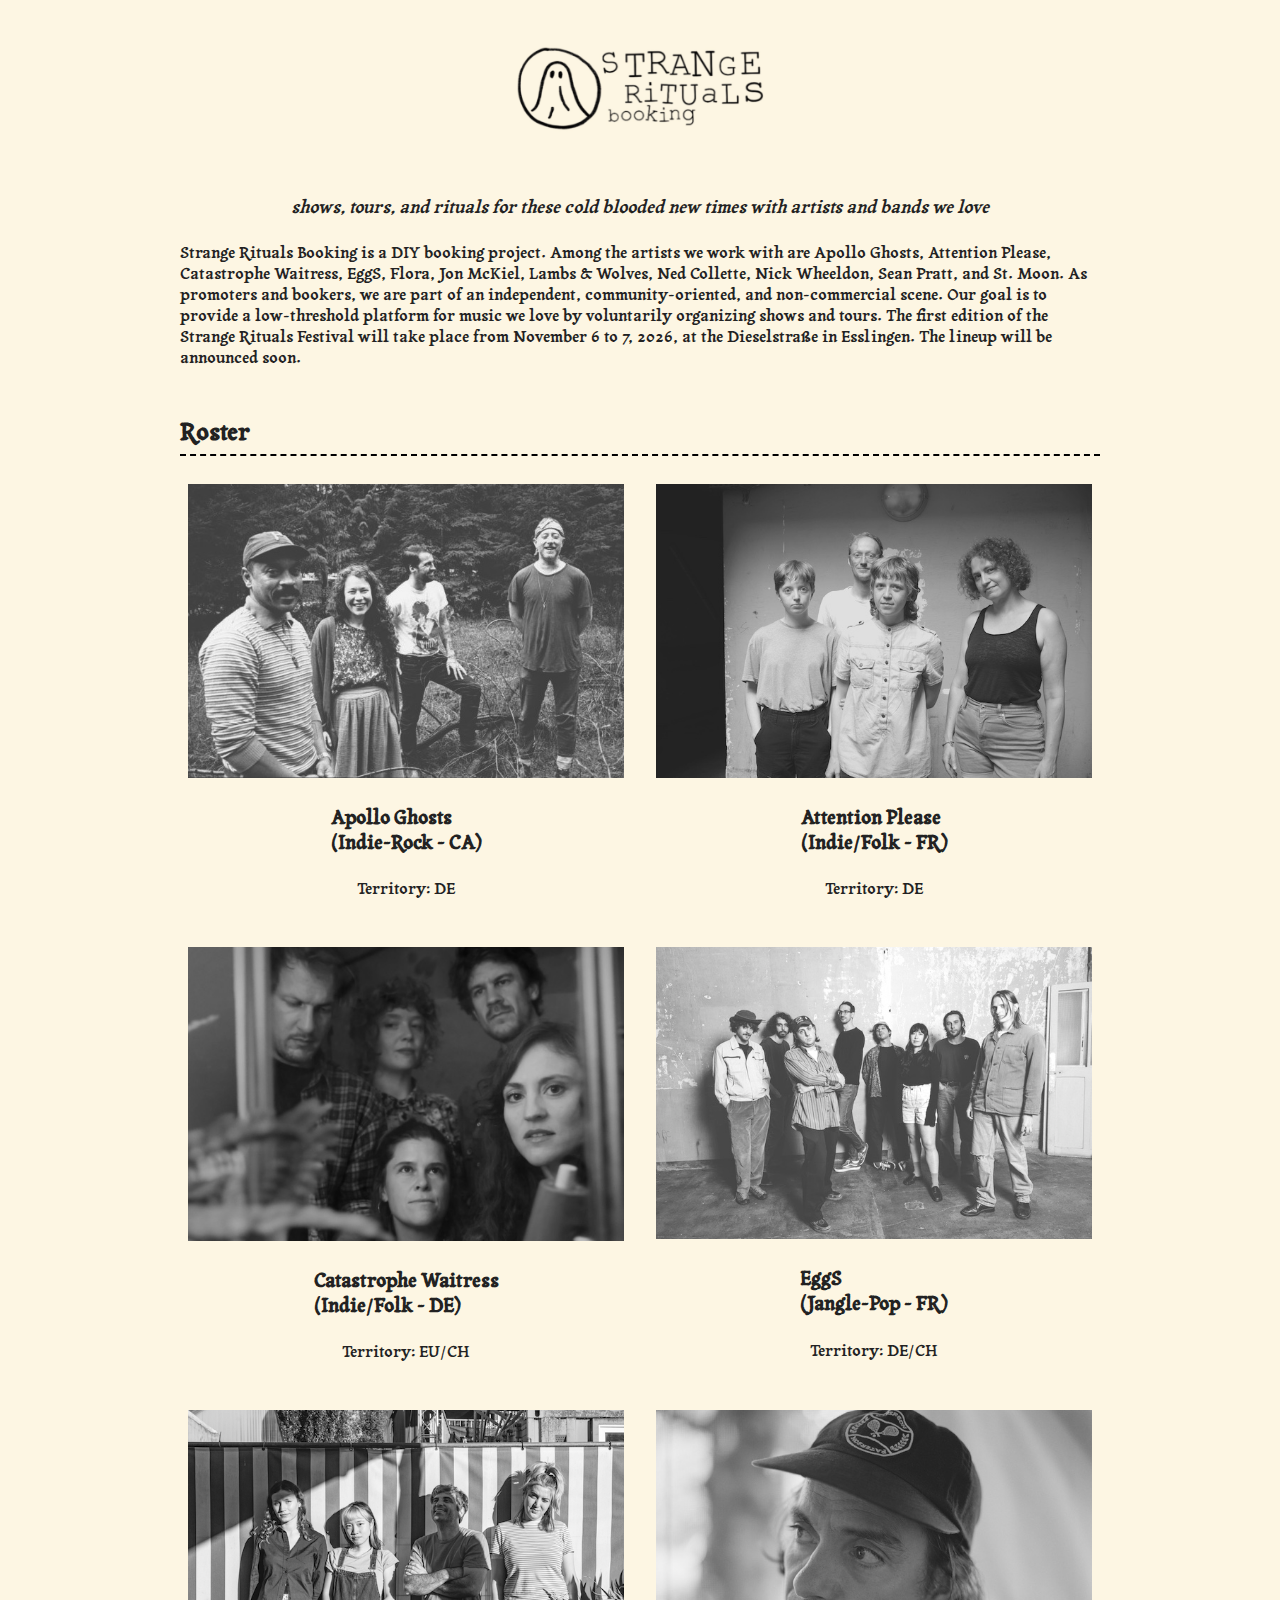
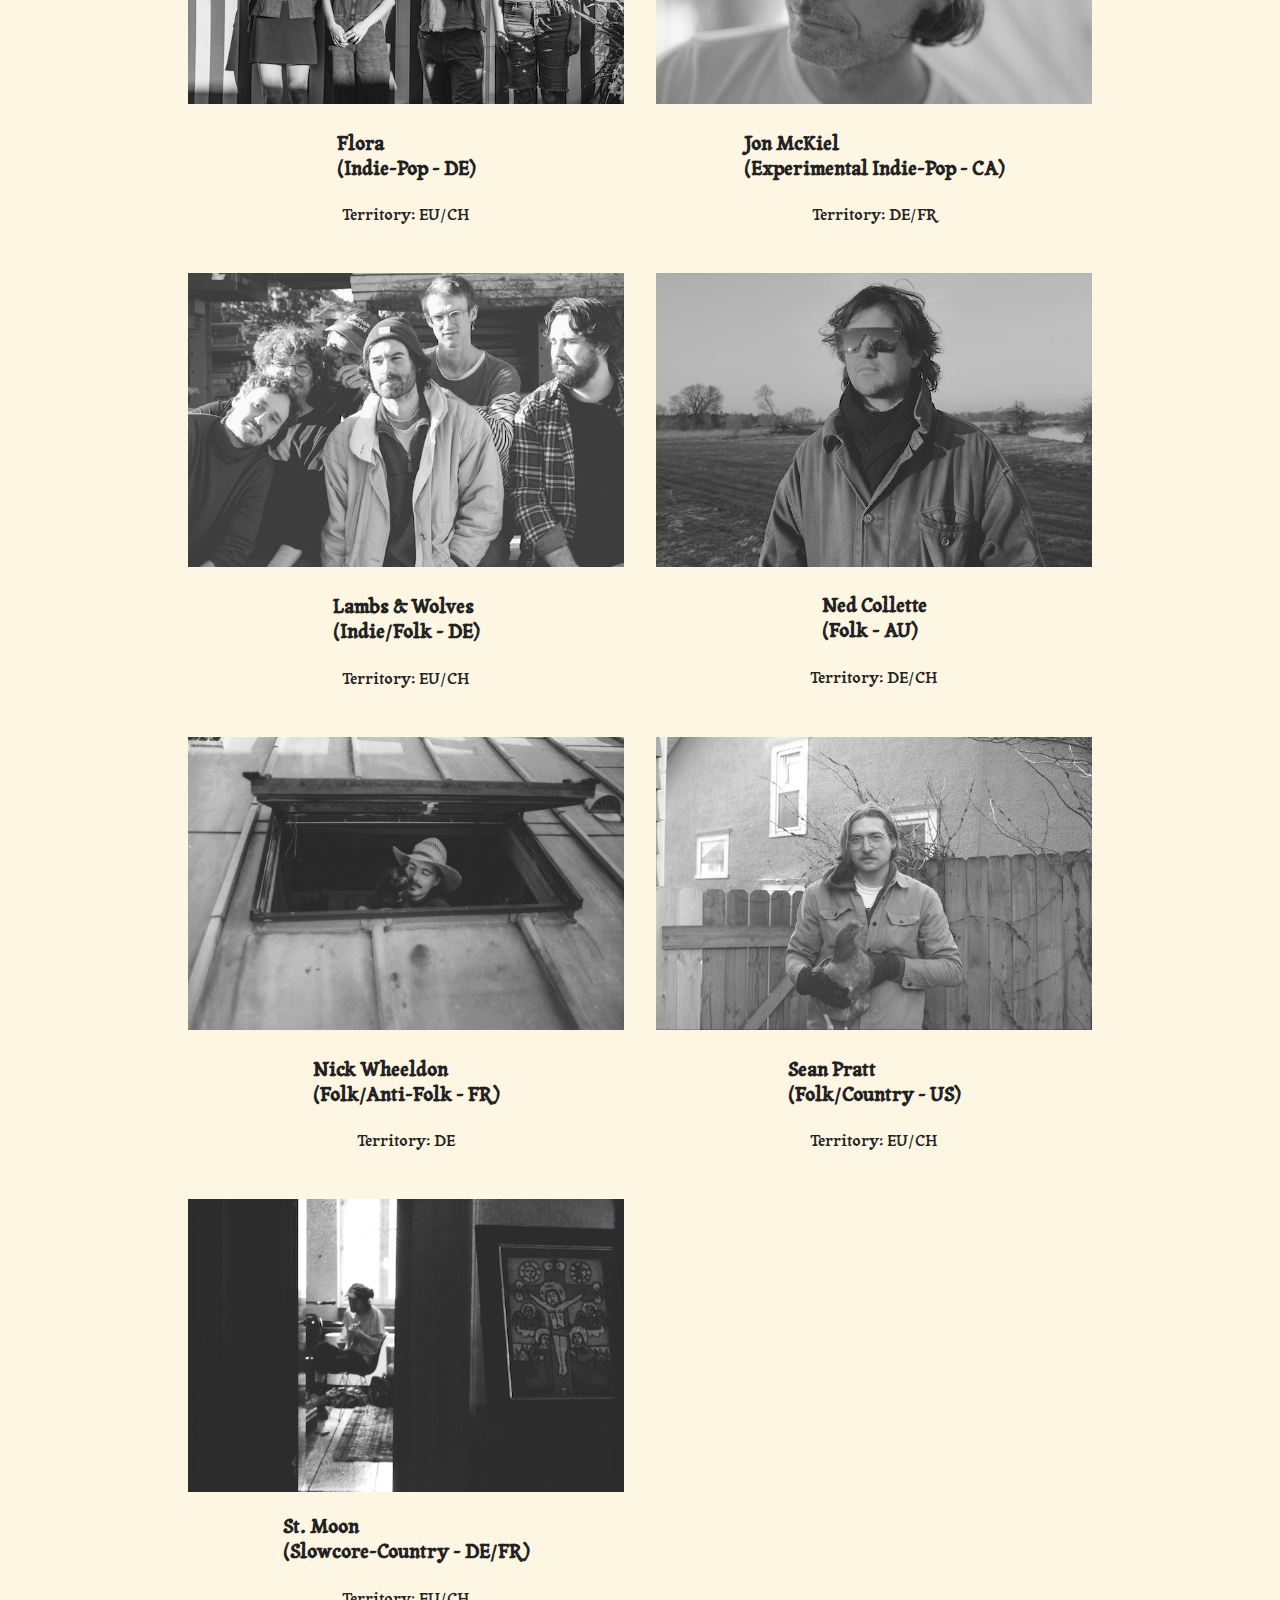
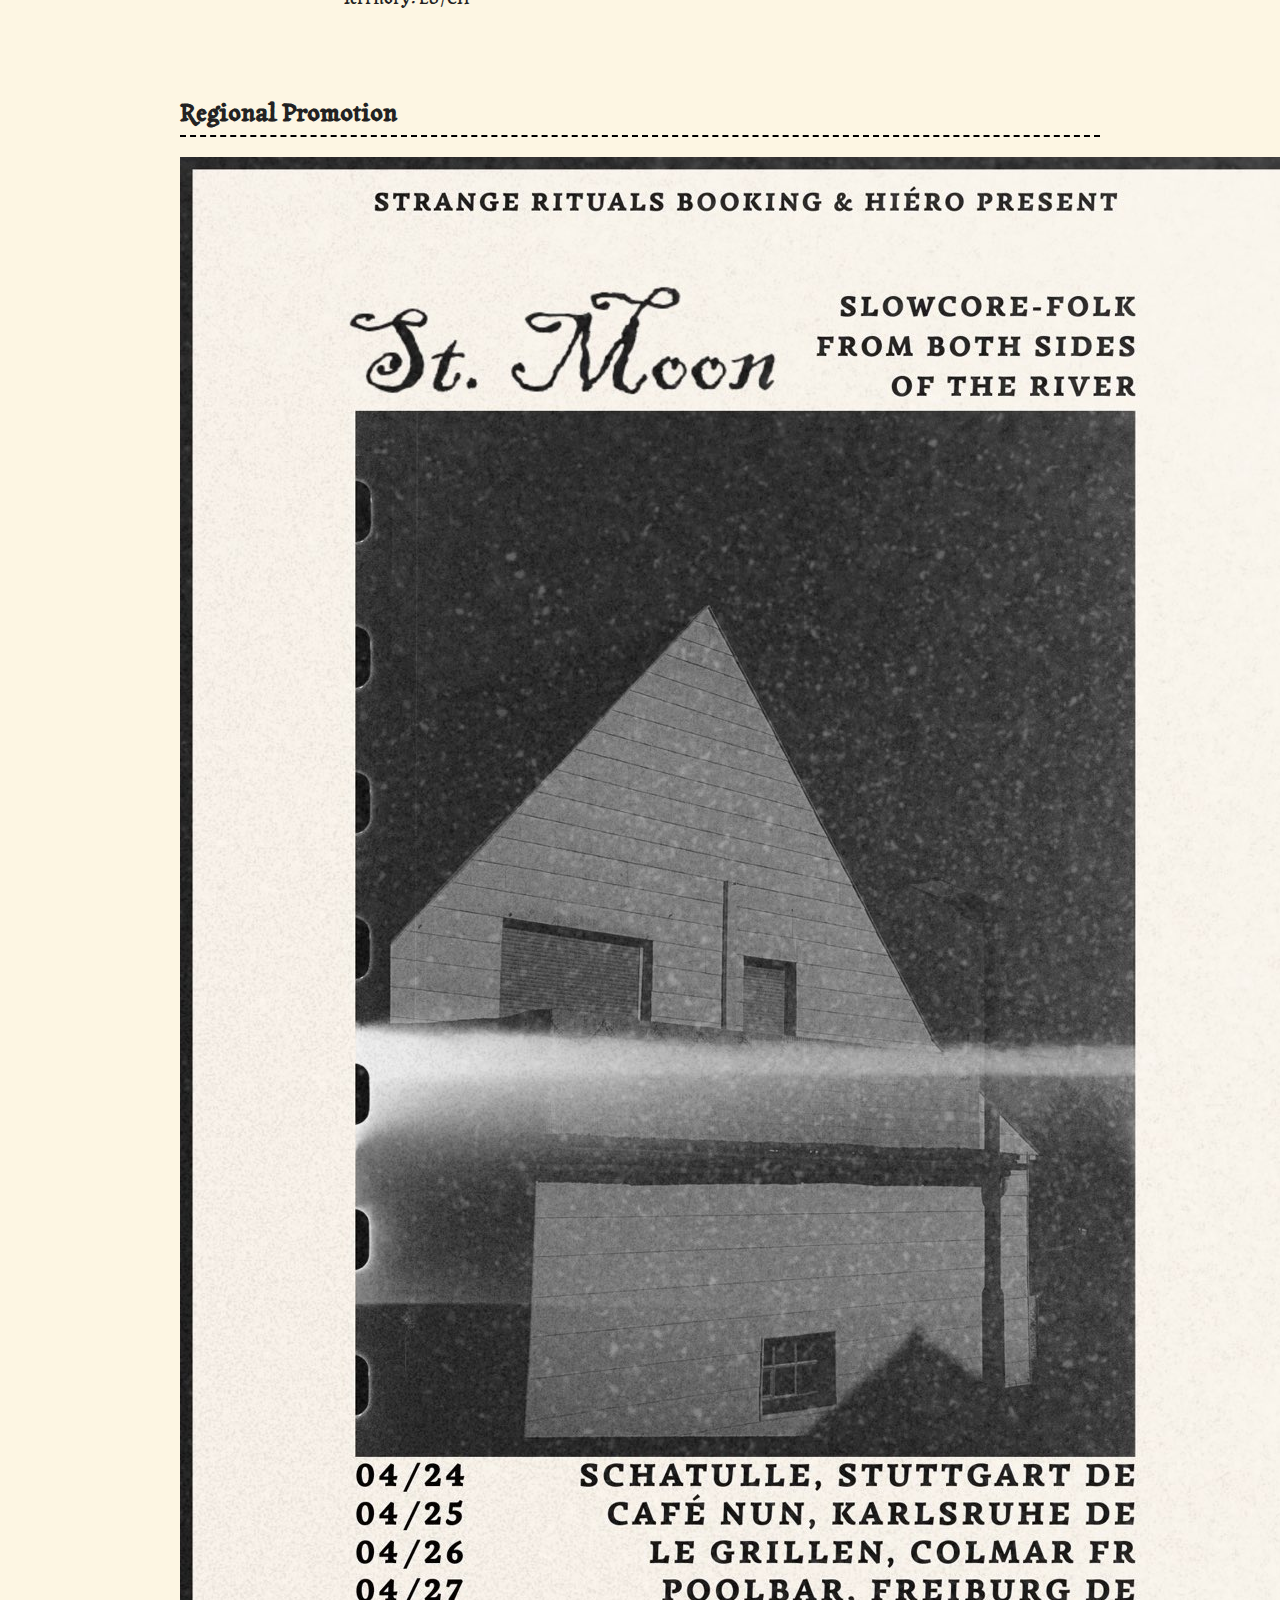
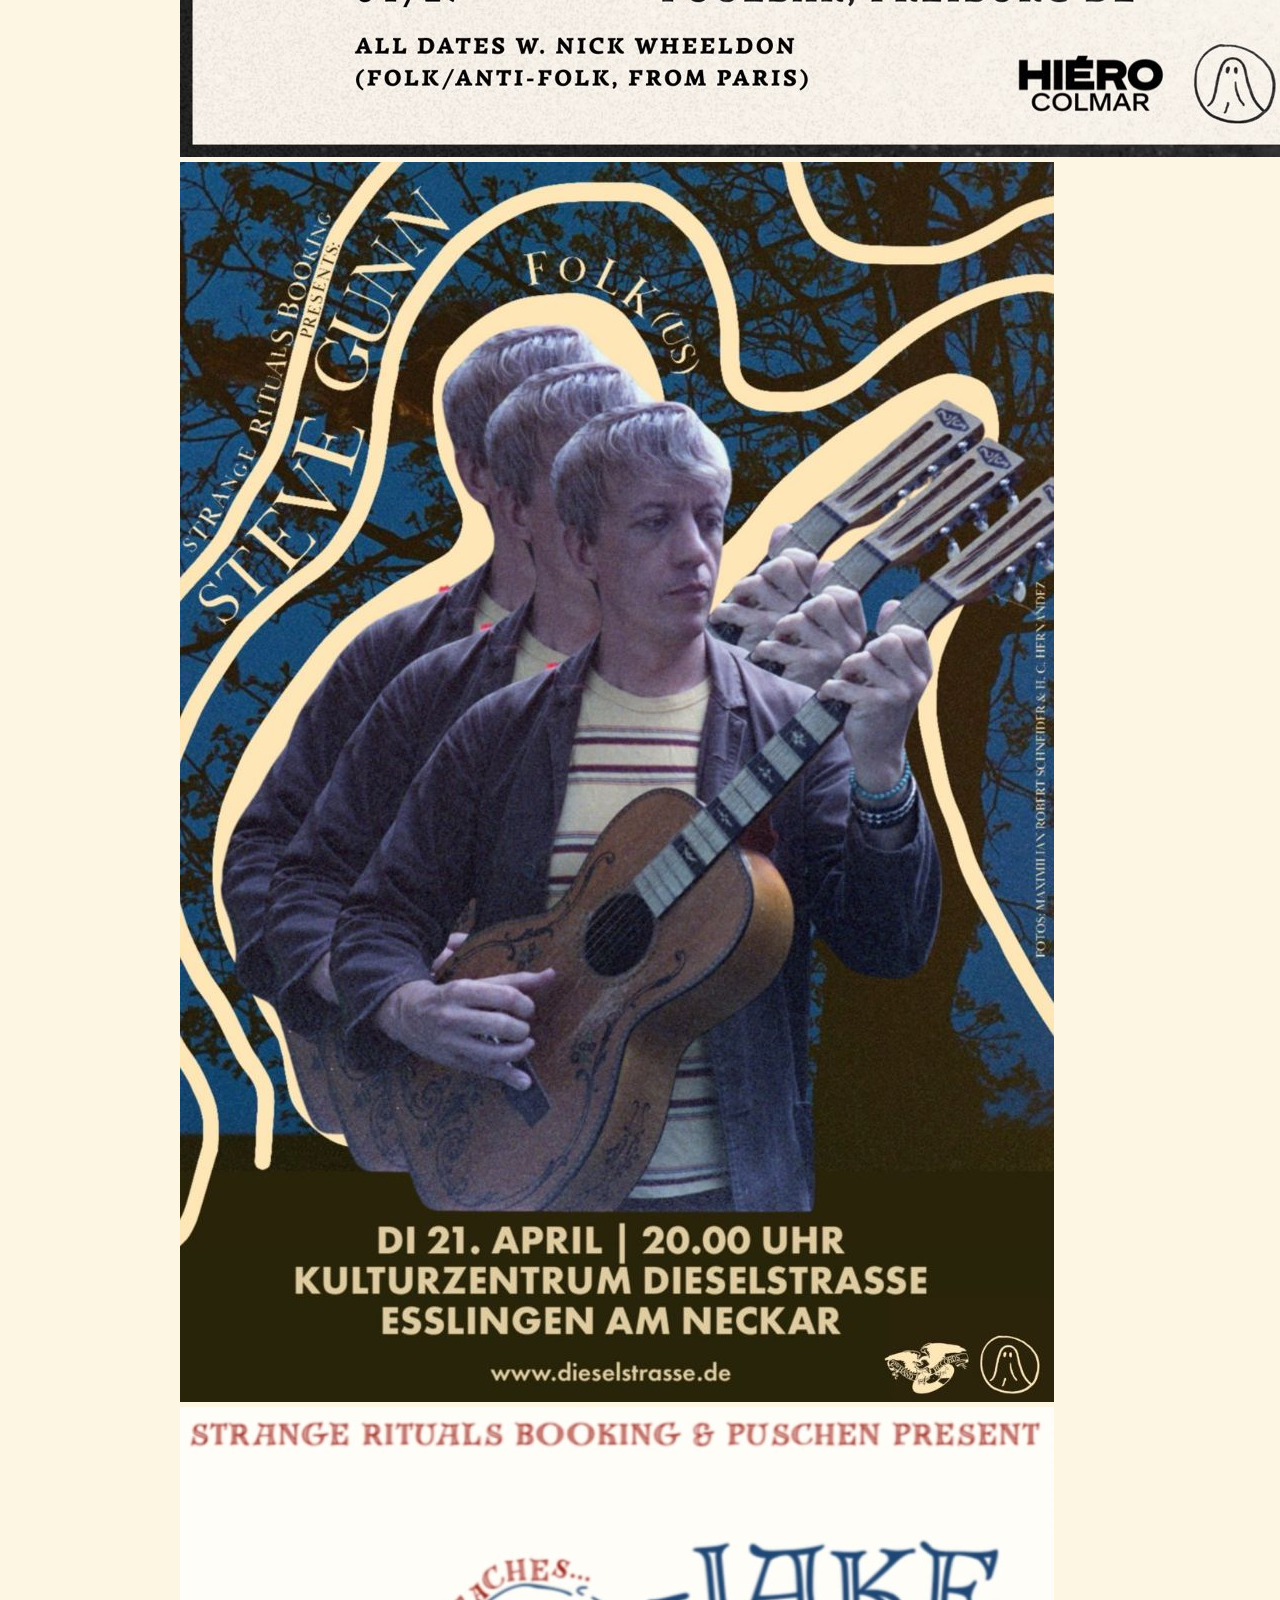
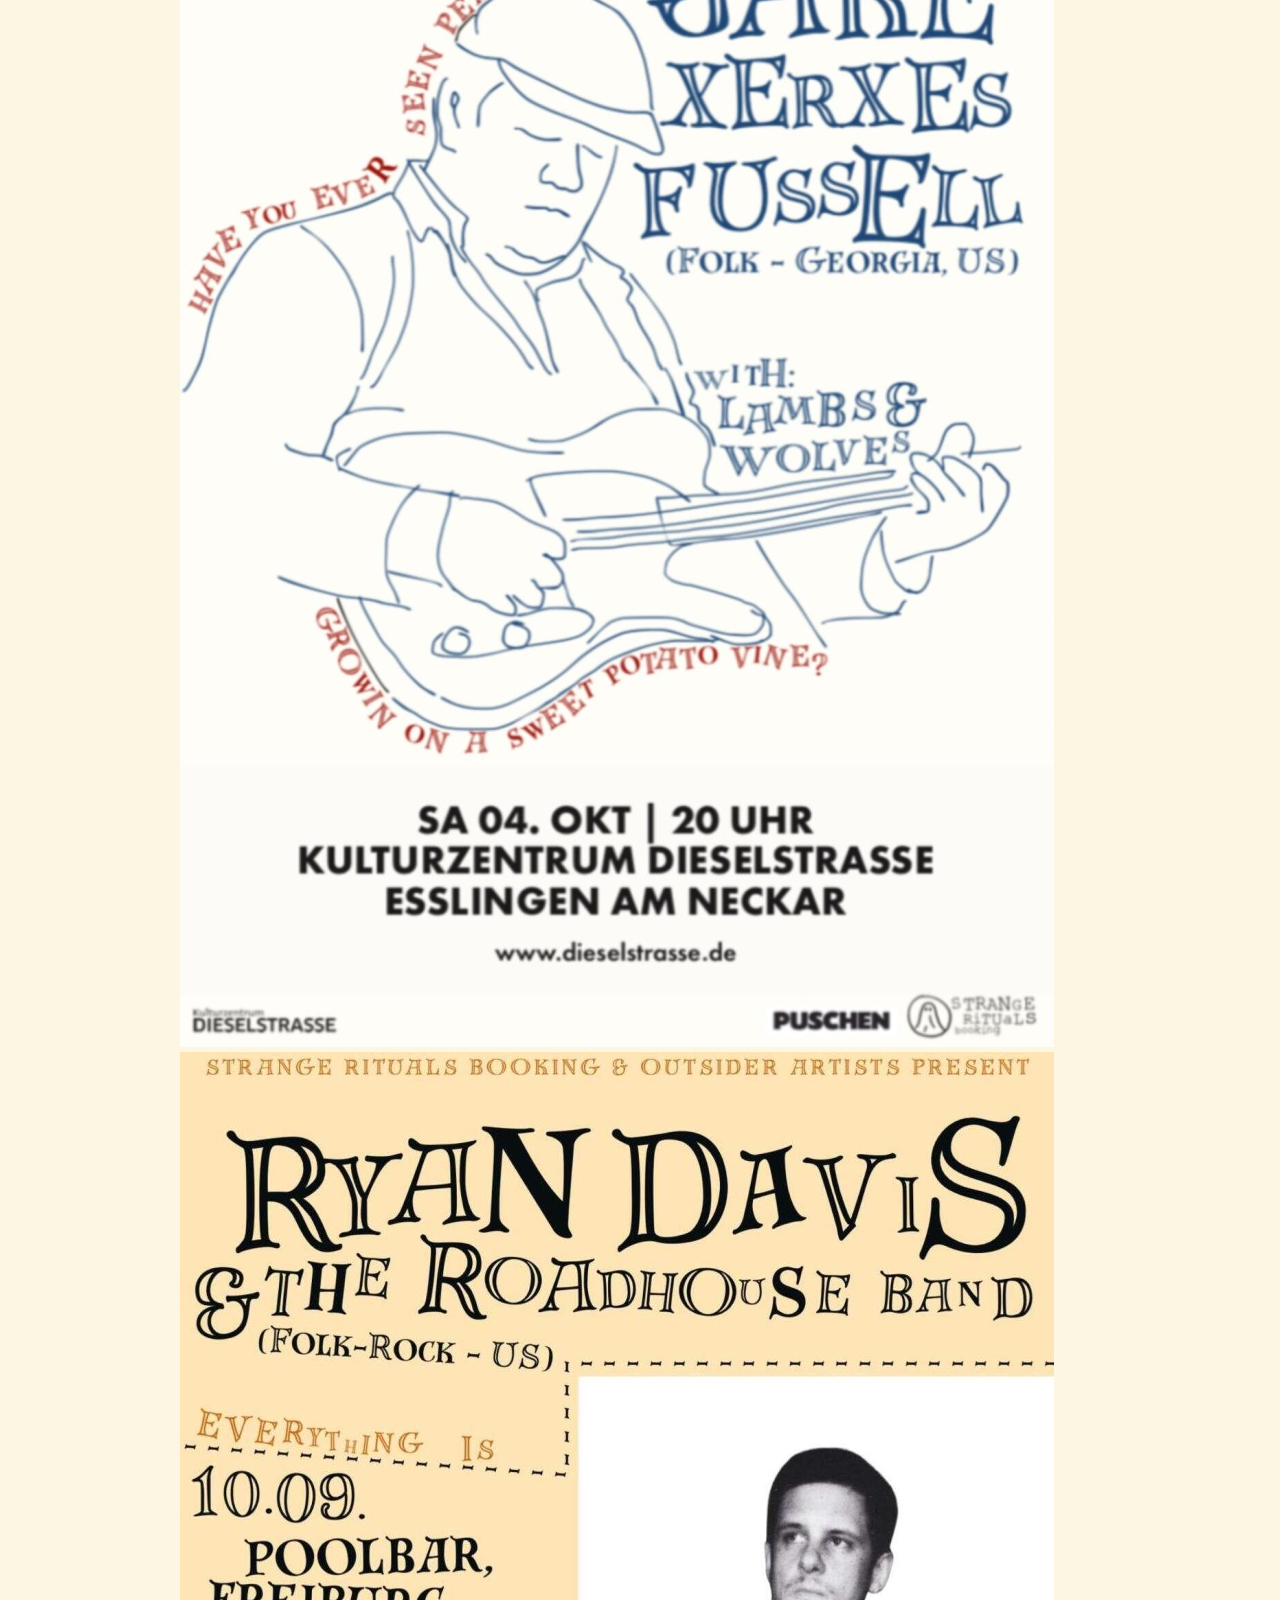
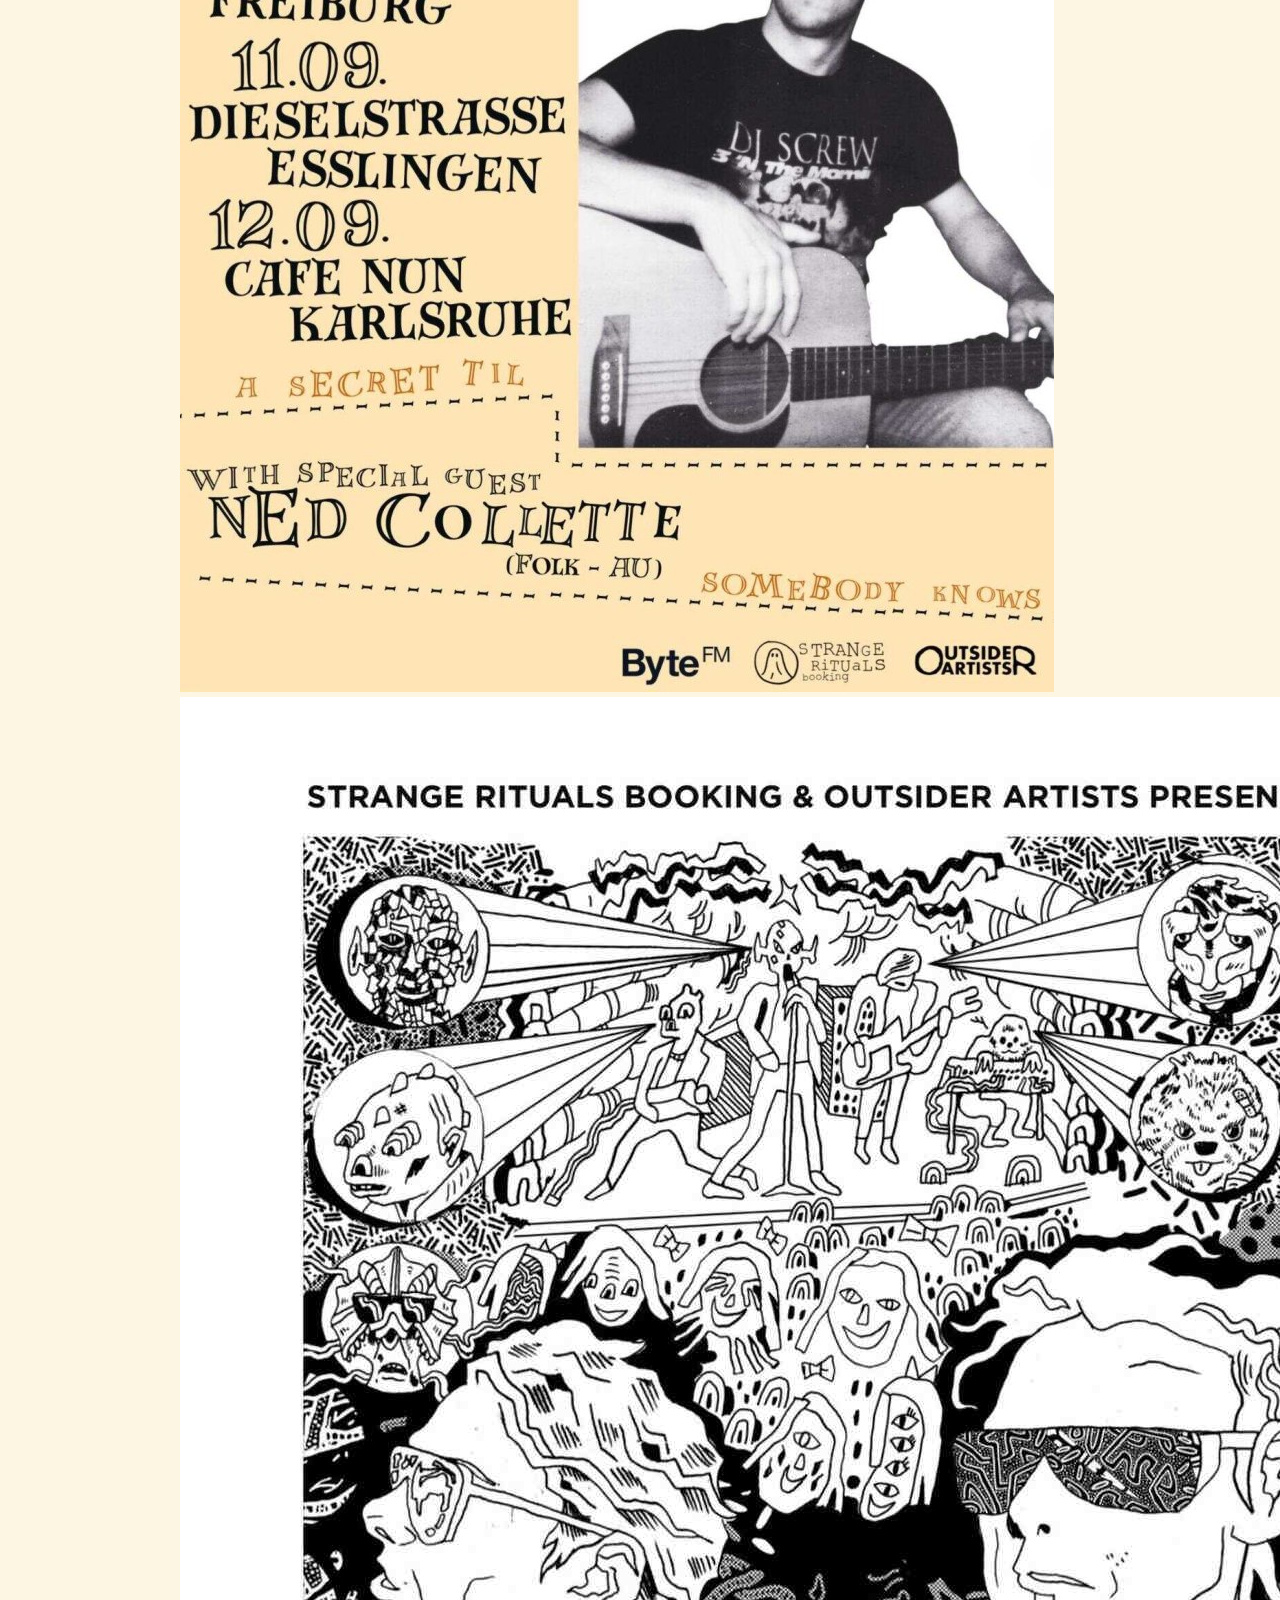
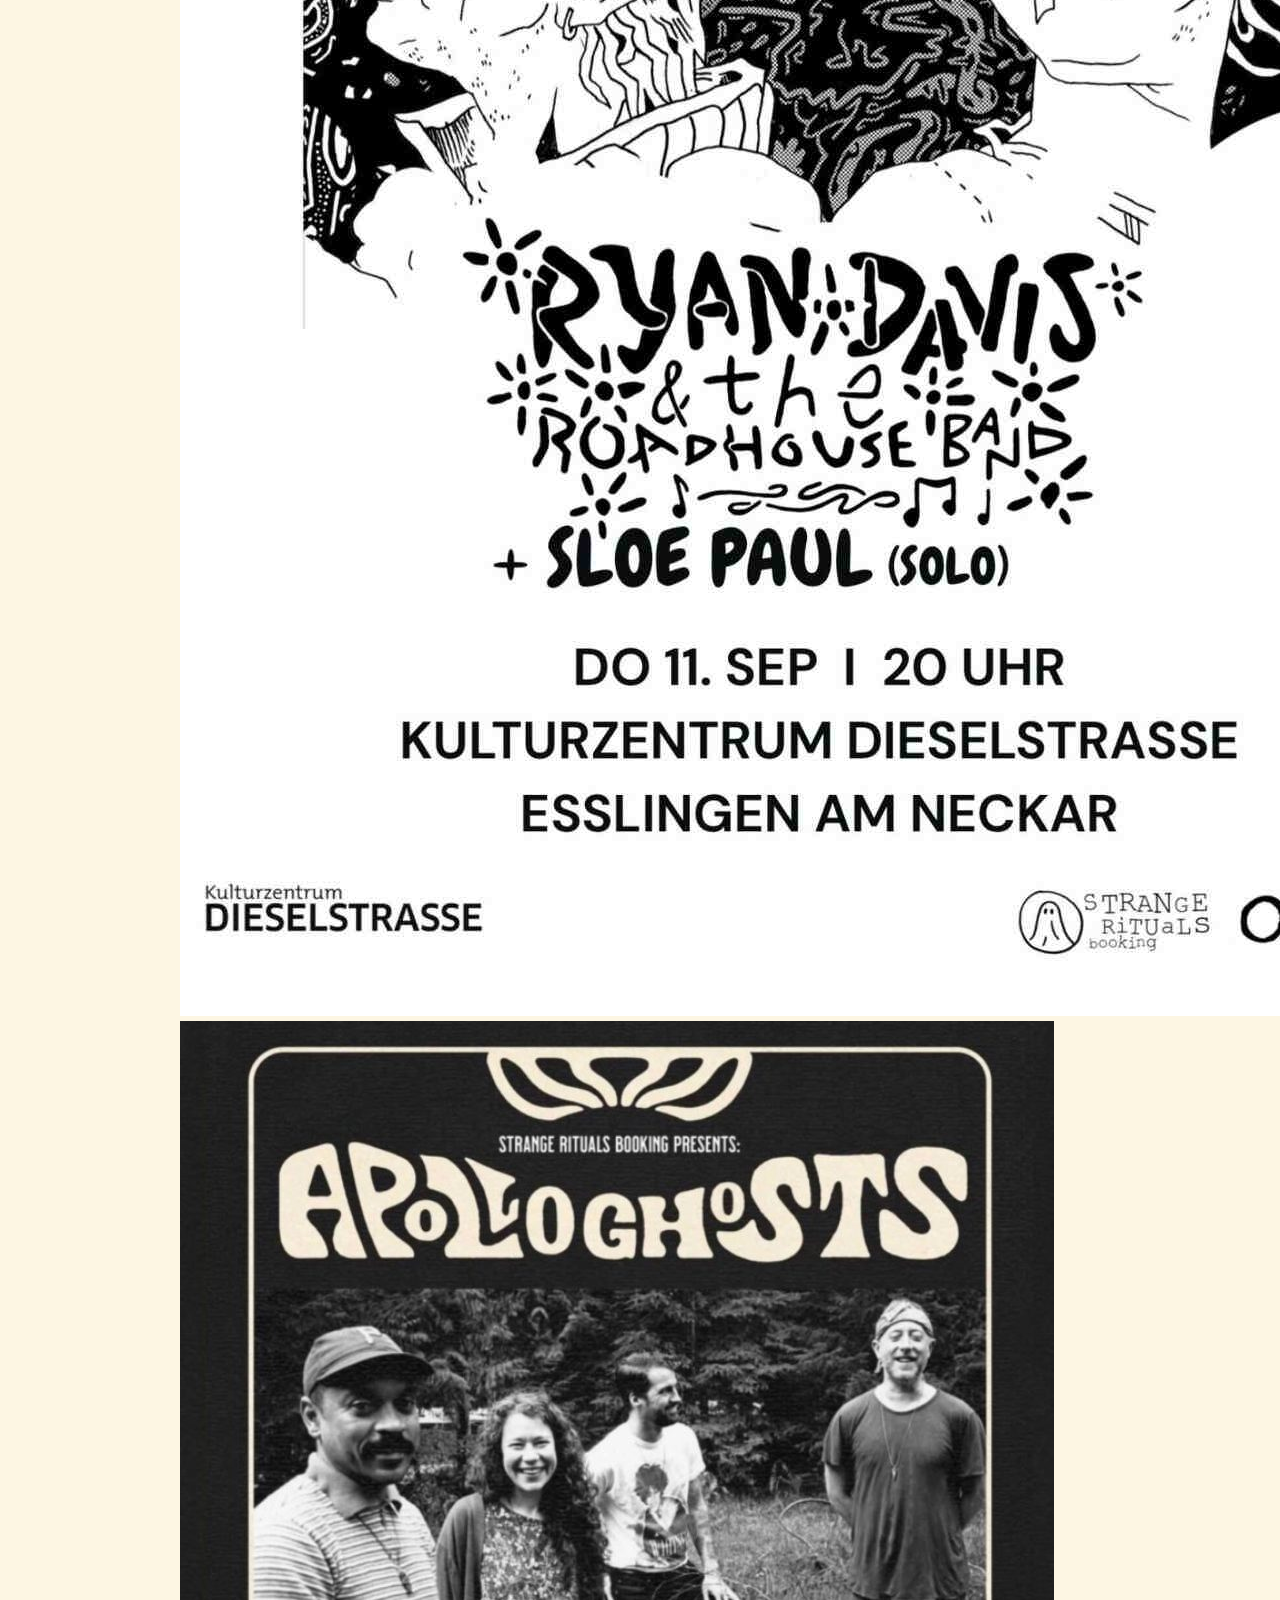
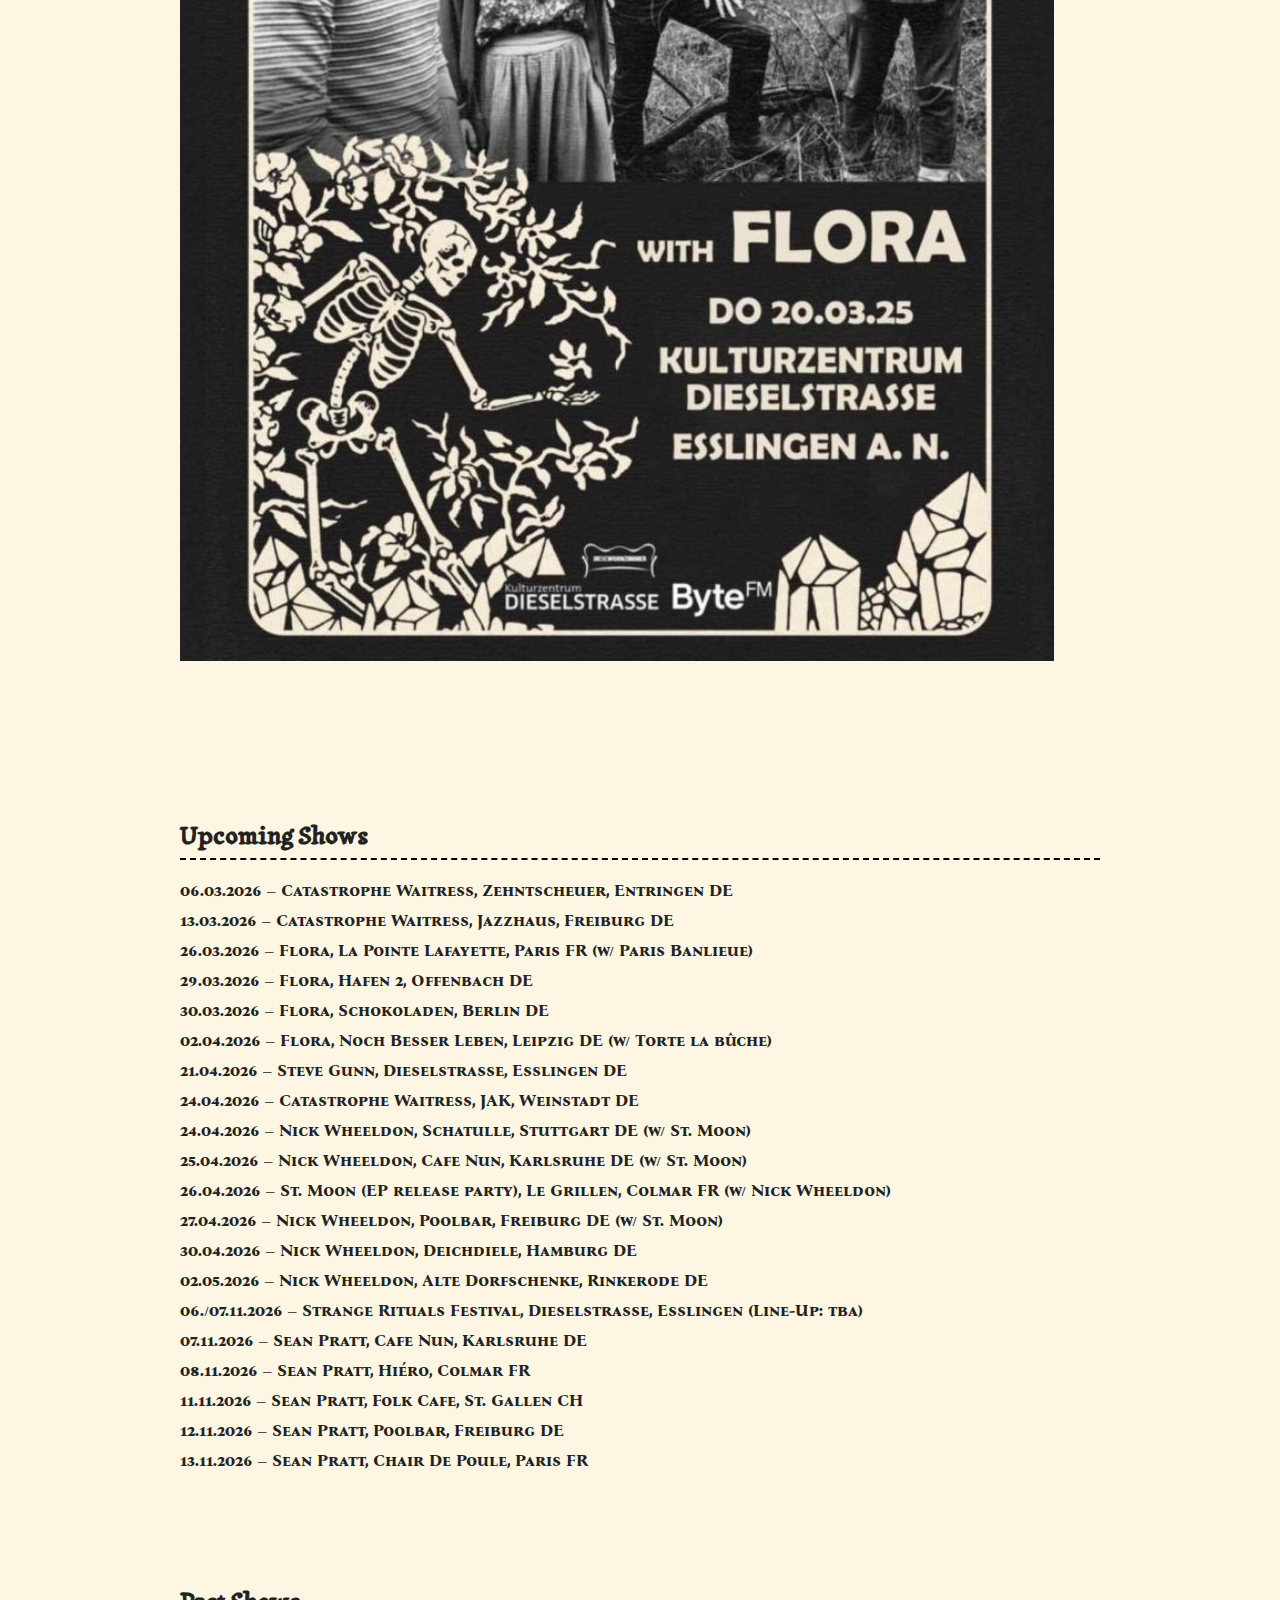
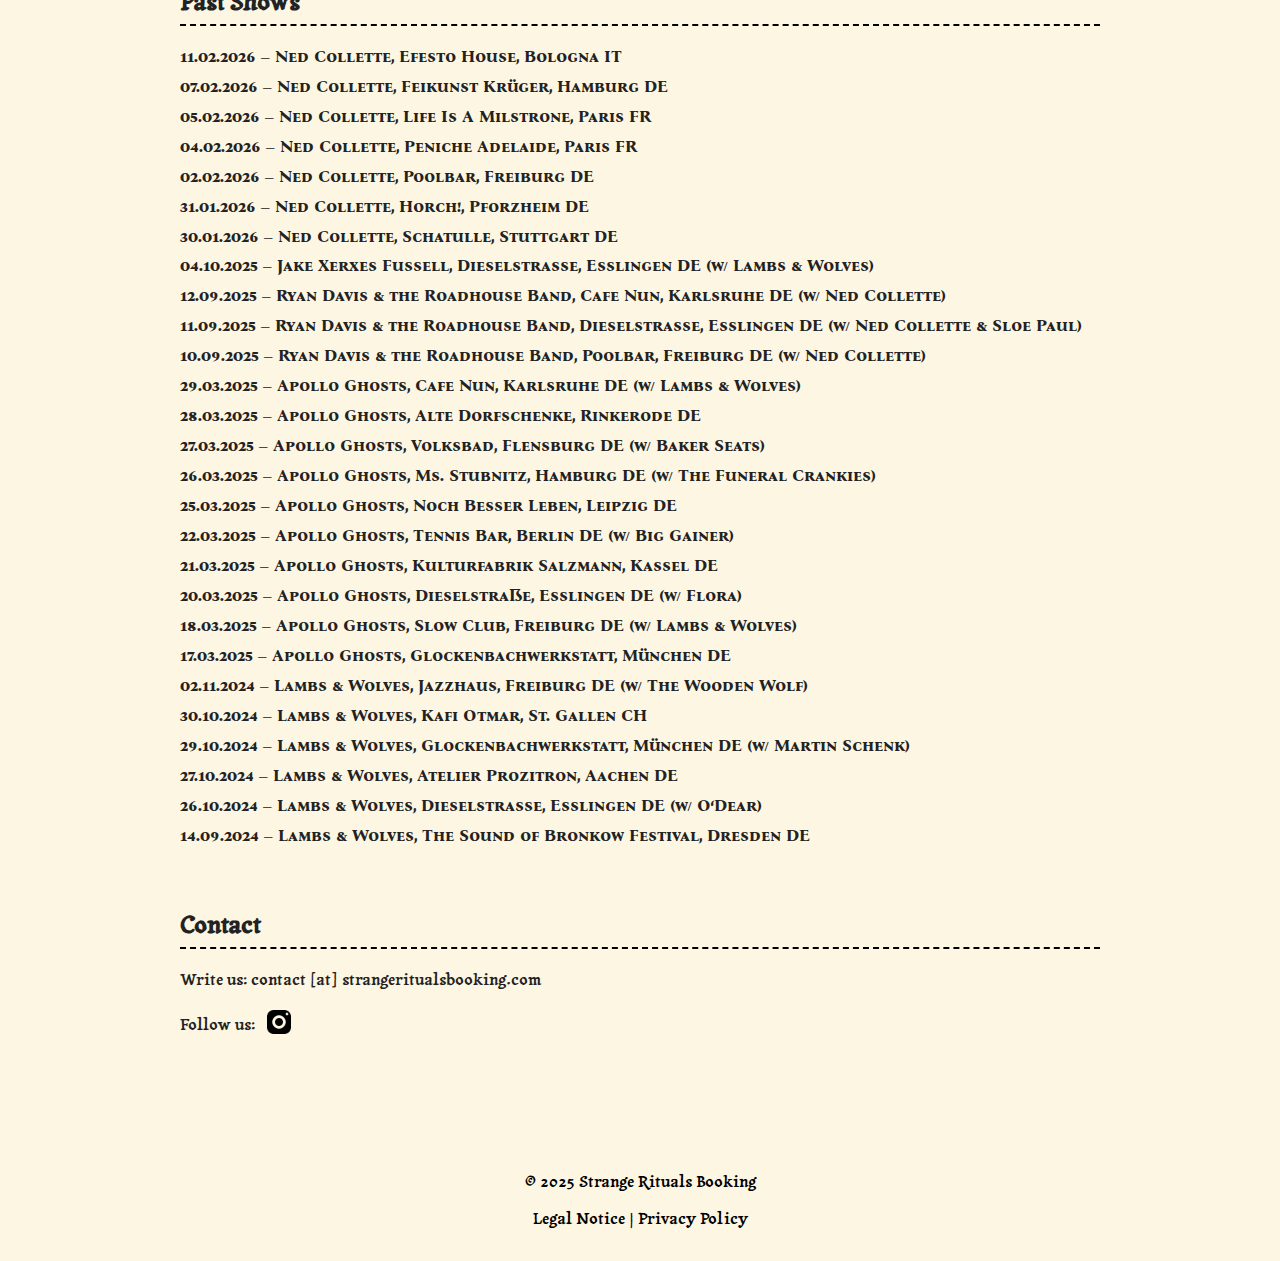
<file: index.html>
<!DOCTYPE html>
<html lang="en">

<head>
  <meta charset="UTF-8" />
  <meta name="viewport" content="width=device-width, initial-scale=1.0" />
  <title>Strange Rituals Booking</title>
  <meta name="description" content="Strange Rituals Booking - shows, tours, and rituals for these cold blooded new times with artists and bands we love - Apollo Ghosts, Flora, EggS, Lambs & Wolves, St. Moon & more
" />
  <meta name="keywords"
    content="booking, indie, DIY, folk, Esslingen, Freiburg, Apollo Ghosts, Flora, Lambs & Wolves, Ryan Davis, St. Moon, Ned Collette" />
  <meta name="author" content="Strange Rituals Booking" />
  <meta property="og:title" content="Strange Rituals Booking" />
  <meta property="og:description" content="Strange Rituals Booking - shows, tours, and rituals for these cold blooded new times with artists and bands we love - Apollo Ghosts, Flora, EggS, Lambs & Wolves, St. Moon & more
" />
  <meta property="og:image" content="images/logo.jpg" />
  <meta property="og:type" content="website" />
  <meta property="og:url" content="https://strangeritualsbooking.com/" />
  <link rel="icon" href="images/logo.jpg" type="image/jpeg" />
  <link rel="stylesheet" href="style.css" />


  <script type="application/ld+json">
  {
    "@context": "https://schema.org",
    "@type": "Organization",
    "name": "Strange Rituals Booking",
    "url": "https://www.strangeritualsbooking.com",
    "description": "Strange Rituals Booking - shows, tours, and rituals for these cold blooded new times with artists and bands we love - Apollo Ghosts, Flora, EggS, Lambs & Wolves, St. Moon & more",
    "logo": "https://www.strangeritualsbooking.com/images/logo.jpg",
    "sameAs": [
      "https://www.instagram.com/strange_rituals_booking",
    ]
  }
  </script>
</head>


<body>
  <header>
    <div class="logo">
      <a href="index.html">
        <img src="images/srb_logo.jpg" alt="Strange Rituals Logo" />
      </a>
    </div>
  </header>
  <main>
    <h1 style="display:none; padding:0;">Strange Rituals Booking</h1>
    <h4>shows, tours, and rituals for these cold blooded new times with artists and bands we love</h4>


    <div class="sr-seo">
      Strange Rituals Booking is a DIY booking project. Among the artists we work with are Apollo Ghosts, Attention
      Please, Catastrophe Waitress, EggS, Flora, Jon McKiel, Lambs & Wolves, Ned Collette, Nick Wheeldon, Sean Pratt,
      and St. Moon. As promoters and bookers, we are part of an independent, community-oriented, and non-commercial
      scene. Our goal is to provide a low-threshold platform for music we love by voluntarily organizing shows and
      tours. The first edition of the Strange Rituals Festival will take place from November 6 to 7, 2026, at the
      Dieselstraße in Esslingen. The lineup will be announced soon.
    </div>


    <!-- Roster Section -->
    <section>
      <h2>Roster</h2>
      <div class="artist-list">

        <article class="artist">
          <a href="https://apolloghosts.bandcamp.com/" target="_blank" rel="noopener noreferrer">
            <img src="images/apollo_ghosts.jpg" alt="Apollo Ghosts" class="artist-img" title="Listen on Bandcamp" />
          </a>
          <h3>Apollo Ghosts <br>(Indie-Rock - CA)</h3>
          <p class="artist-territory">Territory: DE</p>
        </article>

        <article class="artist">
          <a href="https://attentionplease.bandcamp.com/track/rack-train-demo" target="_blank"
            rel="noopener noreferrer">
            <img src="images/attention_please.jpg" alt="Attention Please" class="artist-img"
              title="Listen on Bandcamp" />
          </a>
          <h3>Attention Please <br>(Indie/Folk - FR)</h3>
          <p class="artist-territory">Territory: DE</p>
        </article>

        <article class="artist">
          <a href="https://catastrophewaitress.bandcamp.com/music" target="_blank" rel="noopener noreferrer">
            <img src="images/Catastrophe-Waitress.jpg" alt="Catastrophe Waitress" class="artist-img"
              title="Listen on Bandcamp" />
          </a>
          <h3>Catastrophe Waitress <br>(Indie/Folk - DE)</h3>
          <p class="artist-territory">Territory: EU/CH</p>
        </article>

        <article class="artist">
          <a href="https://howlinbananarecords.bandcamp.com/album/eggs" target="_blank" rel="noopener noreferrer">
            <img src="images/EggS.jpg" alt="EggS" class="artist-img" title="Listen on Bandcamp" />
          </a>
          <h3>EggS <br>(Jangle-Pop - FR) </h3>
          <p class="artist-territory">Territory: DE/CH</p>
        </article>


        <article class="artist">
          <a href="https://treibenderteppichrecords.bandcamp.com/album/time-stops" target="_blank"
            rel="noopener noreferrer">
            <img src="images/Flora.jpg" alt="Flora" class="artist-img" title="Listen on Bandcamp" />
          </a>
          <h3>Flora <br>(Indie-Pop - DE)</h3>
          <p class="artist-territory">Territory: EU/CH</p>
        </article>


        <article class="artist">
          <a href="https://jonmckiel.bandcamp.com/album/hex" target="_blank" rel="noopener noreferrer">
            <img src="images/jon_mckiel.jpg" alt="Jon McKiel" class="artist-img" title="Listen on Bandcamp" />
          </a>
          <h3>Jon McKiel <br> (Experimental Indie-Pop - CA)</h3>
          <p class="artist-territory">Territory: DE/FR</p>
        </article>


        <article class="artist">
          <a href="https://lambswolves.bandcamp.com/" target="_blank" rel="noopener noreferrer">
            <img src="images/Lambs_and_Wolves.jpg" alt="Lambs & Wolves" class="artist-img" title="Listen on Bandcamp" />
          </a>
          <h3>Lambs & Wolves <br>(Indie/Folk - DE)</h3>
          <p class="artist-territory">Territory: EU/CH</p>
        </article>

        <article class="artist">
          <a href="https://nedcollette.bandcamp.com/music" target="_blank" rel="noopener noreferrer">
            <img src="images/Ned_Collette.jpg" alt="Ned Collette" class="artist-img" title="Listen on Bandcamp" />
          </a>
          <h3>Ned Collette <br>(Folk - AU)</h3>
          <p class="artist-territory">Territory: DE/CH</p>
        </article>

        <article class="artist">
          <a href="https://nickwheeldon.bandcamp.com/" target="_blank" rel="noopener noreferrer">
            <img src="images/Nick_Wheeldon.jpg" alt="Nick Wheeldon" class="artist-img" title="Listen on Bandcamp" />
          </a>
          <h3>Nick Wheeldon<br>(Folk/Anti-Folk - FR)</h3>
          <p class="artist-territory">Territory: DE</p>
        </article>

        <article class="artist">
          <a href="https://seanpratt.bandcamp.com/" target="_blank" rel="noopener noreferrer">
            <img src="images/Sean_Pratt.jpg" alt="Sean Pratt" class="artist-img" title="Listen on Bandcamp" />
          </a>
          <h3>Sean Pratt<br>(Folk/Country - US)</h3>
          <p class="artist-territory">Territory: EU/CH</p>
        </article>

        <article class="artist">
          <img src="images/St_Moon.jpg" alt="St. Moon" class="artist-img" />
          <h3>St. Moon <br>(Slowcore-Country - DE/FR)</h3>
          <p class="artist-territory">Territory: EU/CH</p>
        </article>


      </div>
    </section>

    <!-- Regional Promotion Section -->
    <section>
      <h2>Regional Promotion</h2>
      <div class="regional-promo">
        <div class="promo-row">
          <img src="images/2025_srb_poster_st_moon.jpg" alt="Poster St. Moon" class="promo-img" />
          <img src="images/2025_srb_poster_steve_gunn.jpg" alt="Poster Steve Gunn" class="promo-img" />
          <img src="images/2025_srb_poster_jake_xerxes_fussell.jpg" alt="Poster Jake Xerxes Fussell"
            class="promo-img" />
          <img src="images/2025_srb_poster_ryan_davis.jpg" a lt="Poster Ryan Davis" class="promo-img" />
          <img src="images/2025_srb_poster_ryan_davis_2.jpg" alt="Poster Ryan Davis 2" class="promo-img" />
          <img src="images/2025_srb_poster_apollo_ghosts.jpg" alt="Poster Apollo Ghosts" class="promo-img" />
        </div>
      </div>
    </section>

    <!-- Upcoming Shows Section -->
    <section>
      <br>
      <br>
      <h2>Upcoming Shows</h2>
      <ul>
        <li>06.03.2026 – Catastrophe Waitress, Zehntscheuer, Entringen DE</li>
        <li>13.03.2026 – Catastrophe Waitress, Jazzhaus, Freiburg DE</li>
        <li>26.03.2026 – Flora, La Pointe Lafayette, Paris FR (w/ Paris Banlieue)</li>
        <li>29.03.2026 – Flora, Hafen 2, Offenbach DE</li>
        <li>30.03.2026 – Flora, Schokoladen, Berlin DE</li>
        <li>02.04.2026 – Flora, Noch Besser Leben, Leipzig DE (w/ Torte la bûche)</li>
        <li>21.04.2026 – Steve Gunn, Dieselstrasse, Esslingen DE</li>
        <li>24.04.2026 – Catastrophe Waitress, JAK, Weinstadt DE</li>
        <li>24.04.2026 – Nick Wheeldon, Schatulle, Stuttgart DE (w/ St. Moon)</li>
        <li>25.04.2026 – Nick Wheeldon, Cafe Nun, Karlsruhe DE (w/ St. Moon)</li>
        <li>26.04.2026 – St. Moon (EP release party), Le Grillen, Colmar FR (w/ Nick Wheeldon)</li>
        <li>27.04.2026 – Nick Wheeldon, Poolbar, Freiburg DE (w/ St. Moon)</li>
        <li>30.04.2026 – Nick Wheeldon, Deichdiele, Hamburg DE</li>
        <li>02.05.2026 – Nick Wheeldon, Alte Dorfschenke, Rinkerode DE</li>
        <li>06./07.11.2026 – Strange Rituals Festival, Dieselstrasse, Esslingen (Line-Up: tba)</li>
        <li>07.11.2026 – Sean Pratt, Cafe Nun, Karlsruhe DE</li>
        <li>08.11.2026 – Sean Pratt, Hiéro, Colmar FR</li>
        <li>11.11.2026 – Sean Pratt, Folk Cafe, St. Gallen CH</li>
        <li>12.11.2026 – Sean Pratt, Poolbar, Freiburg DE</li>
        <li>13.11.2026 – Sean Pratt, Chair De Poule, Paris FR</li>
      </ul>
      <br>
      <br>
    </section>
    <!-- Past Shows Section -->
    <section>
      <h2>Past Shows</h2>
      <ul>
        <li>11.02.2026 – Ned Collette, Efesto House, Bologna IT</li>
        <li>07.02.2026 – Ned Collette, Feikunst Krüger, Hamburg DE</li>
        <li>05.02.2026 – Ned Collette, Life Is A Milstrone, Paris FR</li>
        <li>04.02.2026 – Ned Collette, Peniche Adelaide, Paris FR</li>
        <li>02.02.2026 – Ned Collette, Poolbar, Freiburg DE</li>
        <li>31.01.2026 – Ned Collette, Horch!, Pforzheim DE</li>
        <li>30.01.2026 – Ned Collette, Schatulle, Stuttgart DE</li>
        <li>04.10.2025 – Jake Xerxes Fussell, Dieselstrasse, Esslingen DE (w/ Lambs & Wolves)</li>
        <li>12.09.2025 – Ryan Davis & the Roadhouse Band, Cafe Nun, Karlsruhe DE (w/ Ned Collette)</li>
        <li>11.09.2025 – Ryan Davis & the Roadhouse Band, Dieselstrasse, Esslingen DE (w/ Ned Collette & Sloe Paul)</li>
        <li>10.09.2025 – Ryan Davis & the Roadhouse Band, Poolbar, Freiburg DE (w/ Ned Collette)</li>
        <li>29.03.2025 – Apollo Ghosts, Cafe Nun, Karlsruhe DE (w/ Lambs & Wolves)</li>
        <li>28.03.2025 – Apollo Ghosts, Alte Dorfschenke, Rinkerode DE</li>
        <li>27.03.2025 – Apollo Ghosts, Volksbad, Flensburg DE (w/ Baker Seats)</li>
        <li>26.03.2025 – Apollo Ghosts, Ms. Stubnitz, Hamburg DE (w/ The Funeral Crankies)</li>
        <li>25.03.2025 – Apollo Ghosts, Noch Besser Leben, Leipzig DE</li>
        <li>22.03.2025 – Apollo Ghosts, Tennis Bar, Berlin DE (w/ Big Gainer)</li>
        <li>21.03.2025 – Apollo Ghosts, Kulturfabrik Salzmann, Kassel DE</li>
        <li>20.03.2025 – Apollo Ghosts, Dieselstraße, Esslingen DE (w/ Flora)</li>
        <li>18.03.2025 – Apollo Ghosts, Slow Club, Freiburg DE (w/ Lambs & Wolves)</li>
        <li>17.03.2025 – Apollo Ghosts, Glockenbachwerkstatt, München DE</li>
        <li>02.11.2024 – Lambs & Wolves, Jazzhaus, Freiburg DE (w/ The Wooden Wolf)</li>
        <li>30.10.2024 – Lambs & Wolves, Kafi Otmar, St. Gallen CH</li>
        <li>29.10.2024 – Lambs & Wolves, Glockenbachwerkstatt, München DE (w/ Martin Schenk)</li>
        <li>27.10.2024 – Lambs & Wolves, Atelier Prozitron, Aachen DE</li>
        <li>26.10.2024 – Lambs & Wolves, Dieselstrasse, Esslingen DE (w/ O‘Dear)</li>
        <li>14.09.2024 – Lambs & Wolves, The Sound of Bronkow Festival, Dresden DE</li>
      </ul>
    </section>
    <!-- Contact Section -->
    <section>
      <h2>Contact</h2>

      <p>Write us: contact [at] strangeritualsbooking.com </p>
      <div style="display: flex; align-items: center; justify-content: flex-start; gap: 8px;">
        <span>Follow us:</span>
        <a href="https://www.instagram.com/strange_rituals_booking" target="_blank" rel="noopener noreferrer"
          title="Follow us on Instagram">
          <img src="images/instagram_logo.png" alt="Instagram Logo" style="height:32px; width:32px;" />
        </a>
      </div>

      </div>
    </section>

  </main>
  <footer>



    <p>&copy; 2025 Strange Rituals Booking</p>
    <p>
      <a href="impressum.html">Legal Notice</a> |
      <a href="privacy_policy.html">Privacy Policy</a>
    </p>
  </footer>
</body>

</html>
</file>
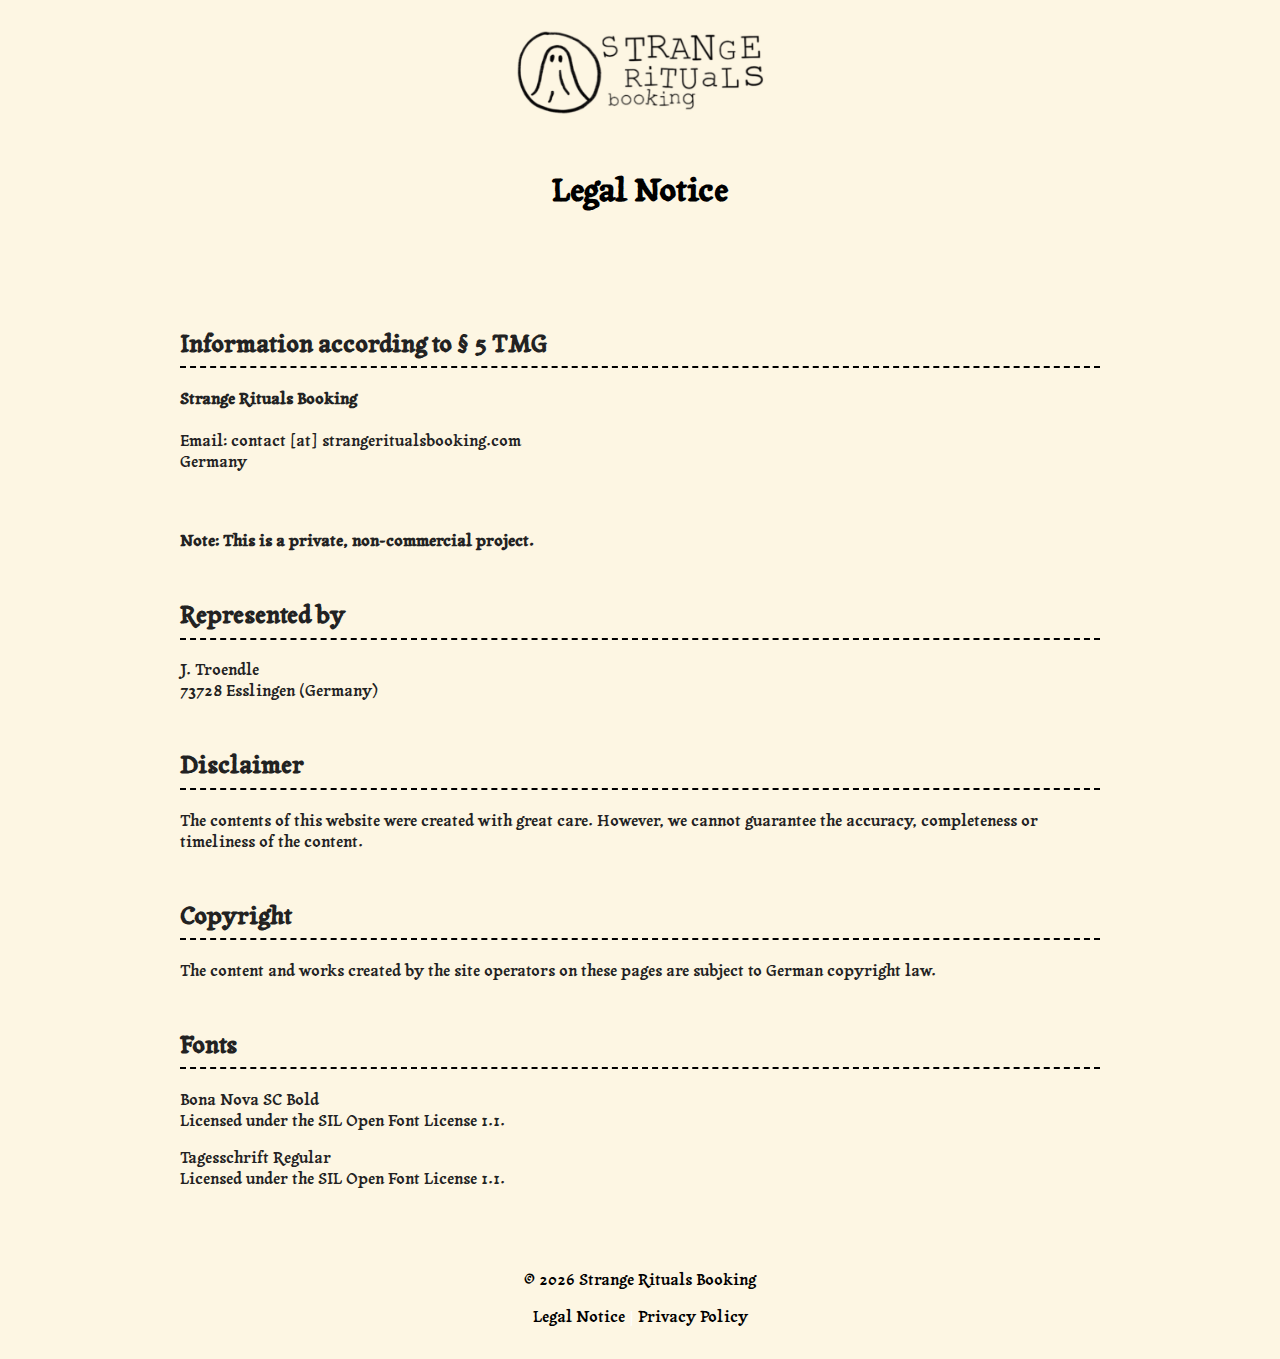
<file: impressum.html>
<!DOCTYPE html>
<html lang="en">

<head>
    <meta charset="UTF-8" />
    <meta name="viewport" content="width=device-width, initial-scale=1.0" />
    <title>Legal Notice</title>
    <link rel="icon" href="images/logo.jpg" type="image/jpeg" />
    <link rel="stylesheet" href="style.css" />
</head>

<body>
    <div class="logo">
        <a href="index.html">
            <img src="images/srb_logo.jpg" alt="Stranger Rituals Logo" />
        </a>
    </div>
    <header>
        <h1>Legal Notice</h1>
    </header>
    <main>
        <h2>Information according to § 5 TMG</h2>
        <p><strong>Strange Rituals Booking</strong><br><br>
            Email: contact [at] strangeritualsbooking.com <br>
            Germany</p>

        <br><br>
        <strong>Note: This is a private, non-commercial project.</strong>

        <h2>Represented by</h2>
        <p>J. Troendle <br>
            73728 Esslingen (Germany) </p>

        <h2>Disclaimer</h2>
        <p>The contents of this website were created with great care. However, we cannot guarantee the accuracy,
            completeness or timeliness of the content.</p>
        <h2>Copyright</h2>
        <p>The content and works created by the site operators on these pages are subject to German copyright law.
        </p>

        <h2>Fonts</h2>
        <p>Bona Nova SC Bold <br>
            Licensed under the SIL Open Font License 1.1.
        </p>

        <p>Tagesschrift Regular <br>
            Licensed under the SIL Open Font License 1.1.
        </p>

    </main>
    <footer>
        <p>&copy; 2026 Strange Rituals Booking</p>
        <p style="color: white;">
            <a href="impressum.html">Legal Notice</a> |
            <a href="privacy_policy.html">Privacy Policy</a>
        </p>
    </footer>
</body>

</html>
</file>
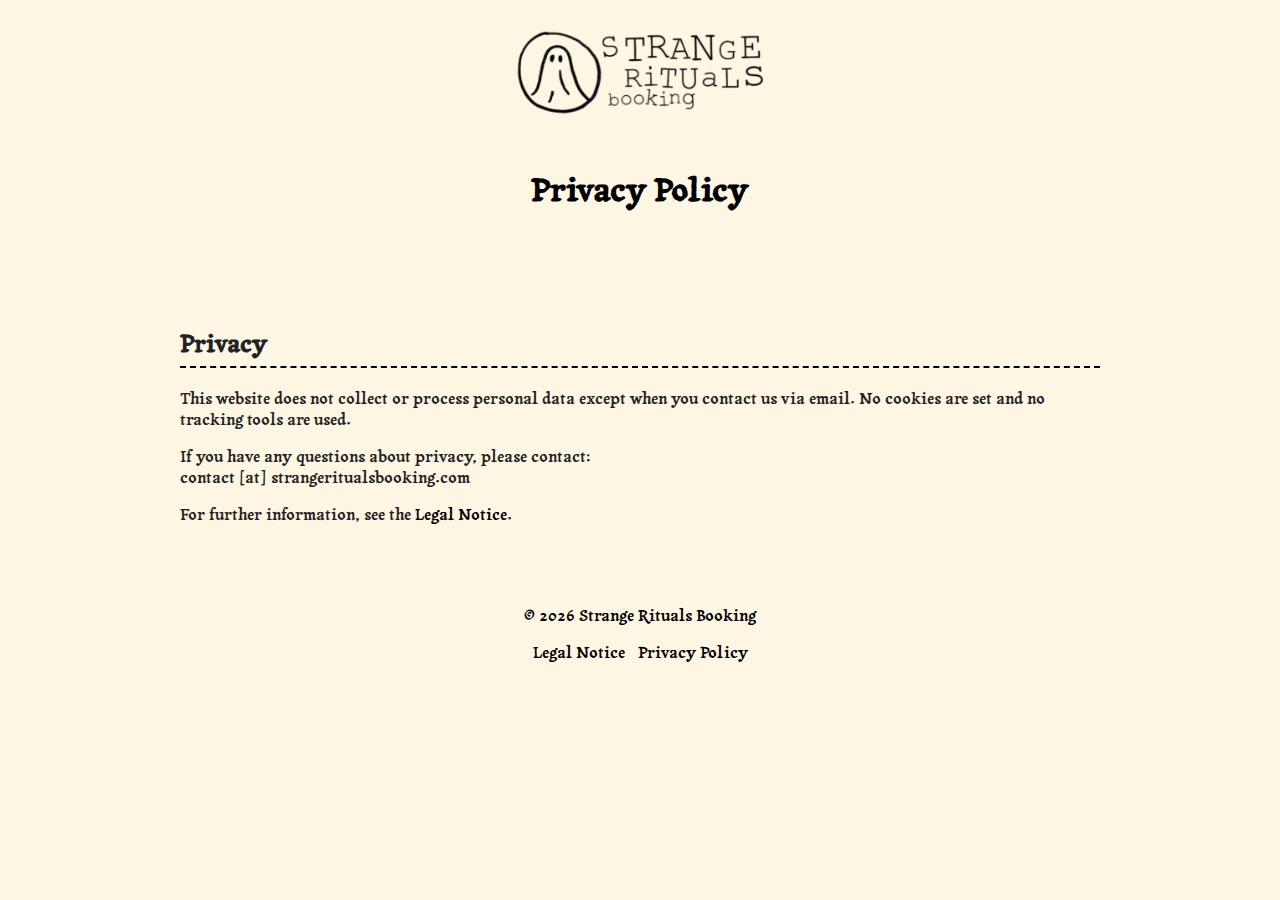
<file: privacy_policy.html>
<!DOCTYPE html>
<html lang="en">

<head>
    <meta charset="UTF-8" />
    <meta name="viewport" content="width=device-width, initial-scale=1.0" />
    <title>Privacy Policy</title>
    <link rel="icon" href="images/logo.jpg" type="image/jpeg" />
    <link rel="stylesheet" href="style.css" />
</head>

<body>
    <div class="logo">
        <a href="index.html">
            <img src="images/srb_logo.jpg" alt="Stranger Rituals Logo" />
        </a>
    </div>

    <header>
        <h1>Privacy Policy</h1>
    </header>
    <main>
        <h2>Privacy</h2>
        <p>This website does not collect or process personal data except when you contact us via email. No cookies are
            set and no tracking tools are used.</p>
        <p>If you have any questions about privacy, please contact: <br>
            contact [at] strangeritualsbooking.com <br>
        </p>
        <p>For further information, see the <a href="impressum.html">Legal Notice</a>.</p>
    </main>
    <footer>
        <p>&copy; 2026 Strange Rituals Booking</p>
        <p style="color: white;">
            <a href="impressum.html">Legal Notice</a> |
            <a href="privacy_policy.html">Privacy Policy</a>
        </p>
    </footer>
</body>

</html>
</file>
<file: style.css>
@font-face {
    font-family: 'Tagesschrift-Regular';
    src: url('fonts/Tagesschrift-Regular.ttf') format('truetype');
    font-weight: 500;
    font-style: normal;
}

@font-face {
    font-family: 'IMFellGreatPrimerSC';
    src: url('fonts/IMFellGreatPrimerSC-Regular.ttf') format('truetype');
    font-weight: normal;
    font-style: normal;
}


@font-face {
    font-family: 'BonaNovaSC-Bold';
    src: url('fonts/BonaNovaSC-Bold.ttf') format('truetype');
    font-weight: normal;
    font-style: normal;
}


body {
    background-color: #fdf6e3;
    font-family: 'Tagesschrift-Regular', 'Kranky', 'Montserrat', sans-serif;
    color: #222;
    margin: 0;
    padding: 0;
}

main {
    padding: 2em;
    max-width: 920px;
    margin: auto;
    width: 100%;
}

header,
footer {
    background-color: #fdf6e3;
    color: #000;
    text-align: center;
    padding: 1em;
}

a {
    color: #000;
    text-decoration: none;
    font-size: 1.02em;
}

ul,
ul li {
    font-family: 'BonaNovaSC-Bold', serif;
    font-size: 1.02em;
    list-style: none;
    padding-left: 0;
    margin-bottom: 0.6em;


}



nav ul {
    list-style: none;
    padding: 0;
    margin: 0;
    display: flex;
    justify-content: center;
    gap: 1em;
}

nav ul li {
    display: inline;
}

nav ul li a {
    color: #000;
    text-decoration: none;
}

nav ul li a:hover {
    text-decoration: underline;
}

.logo {
    text-align: center;
    margin-top: 20px;
}

.logo img {
    width: 21vw;
    max-width: 100%;
    height: auto;
    padding: 5px;
}

.artist-list {
    display: grid;
    grid-template-columns: 1fr 1fr;
    gap: 1em;
}

.artist {
    display: flex;
    flex-direction: column;
    align-items: center;
    padding: 0.5em;
    background-color: #fdf6e3;
}

.artist-img {
    max-width: 100%;
    height: auto;
    margin-bottom: 0.2em;
}

.artist:hover {
    background-color: #f0f0f0;
}


.artist-territory {
    margin-top: 0.3em;
}


h2 {
    border-bottom: 2px dashed #000;
    padding-bottom: 0.3em;
    margin-top: 2em;
}

h4 {
    text-align: center;
    font-size: 1.1em;
    font-style: italic;
    font-weight: normal;
    margin-top: 0;
    padding-top: 0;
}

.intro {
    text-align: center;
    font-size: 1em;
}

section {
    margin-bottom: 4em;
}

@media (max-width: 700px) {
    main {
        padding: 1em;
        max-width: 85vw;
    }

    .artist-list {
        grid-template-columns: 1fr;
    }

    .logo img {
        width: 65vw;
    }

    h3 {
        font-size: 1.3em;
        text-align: center;
    }

}
</file>
